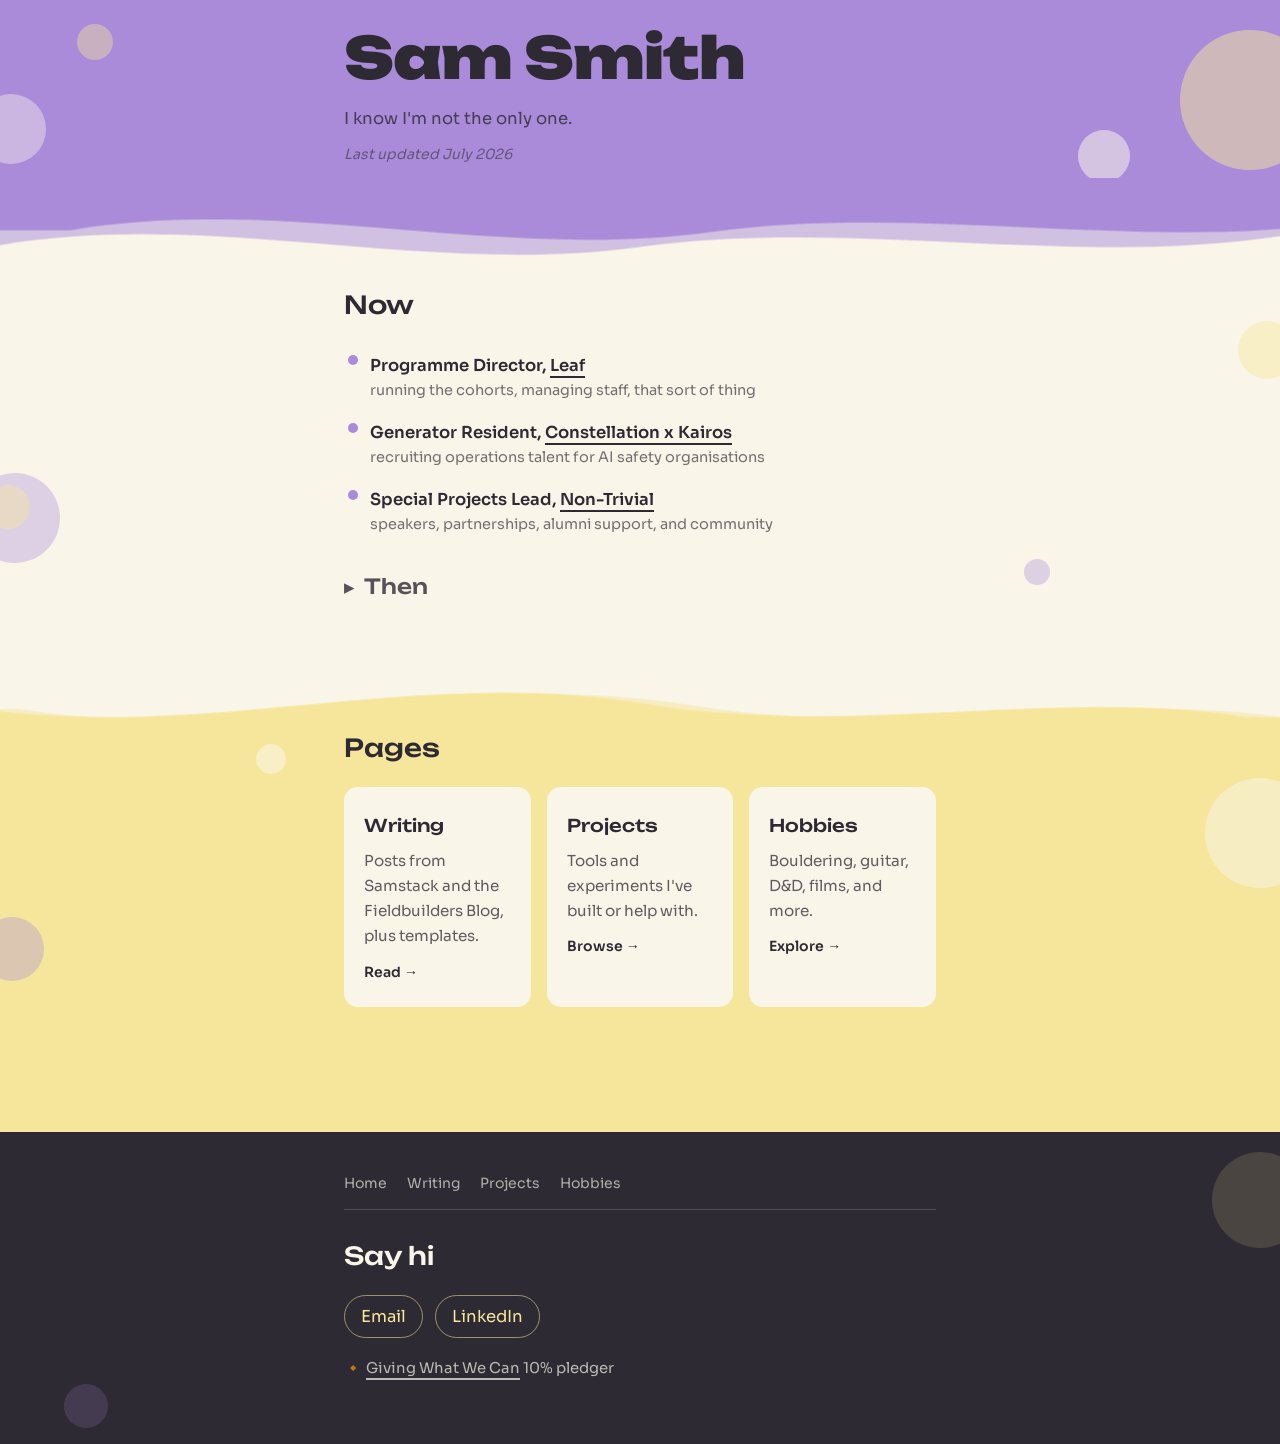
<file: index.html>
<!DOCTYPE html>
<html lang="en">
<head>
<meta charset="UTF-8">
<meta name="viewport" content="width=device-width, initial-scale=1.0">
<title>Sam Smith</title>
<meta name="description" content="Sam Smith: placing the right people to reduce catastrophic risks from AI. Currently at Leaf, Constellation, and Non-Trivial.">
<link rel="icon" href="data:image/svg+xml,<svg xmlns=%22http://www.w3.org/2000/svg%22 viewBox=%220 0 100 100%22><text x=%2250%22 y=%2282%22 text-anchor=%22middle%22 font-size=%2278%22>🤖</text></svg>">
<link rel="preconnect" href="https://fonts.googleapis.com">
<link rel="preconnect" href="https://fonts.gstatic.com" crossorigin>
<link href="https://fonts.googleapis.com/css2?family=Unbounded:wght@500;900&family=Sora:wght@400;600&display=swap" rel="stylesheet">
<link rel="stylesheet" href="css/style.css?v=13">
</head>
<body>

<header>
  <span class="deco" style="width:140px;height:140px;right:-40px;top:30px;background:var(--butter);opacity:0.5;animation-duration:16s"></span>
  <span class="deco" style="width:52px;height:52px;right:150px;top:130px;background:var(--cream);opacity:0.55;animation-duration:11s"></span>
  <span class="deco" style="width:36px;height:36px;left:6%;top:24px;background:var(--butter);opacity:0.4;animation-duration:9s;animation-delay:-3s"></span>
  <span class="deco" style="width:70px;height:70px;left:-24px;bottom:14px;background:var(--cream);opacity:0.4;animation-duration:13s;animation-delay:-7s"></span>
  <div class="inner">
    <h1>Sam Smith</h1>
    <p class="tagline"><a class="stealth" href="https://youtu.be/nCkpzqqog4k" target="_blank" rel="noopener">I know I'm not the only one.</a></p>
    <!-- when the career memo doc is ready: link it from here, e.g. "More in my career memo →" -->
    <p class="updated">Last updated July 2026</p>
  </div>
</header>

<svg class="wave" viewBox="0 0 1440 120" preserveAspectRatio="none" aria-hidden="true">
  <path class="under" d="M-240 70 L0 70 C240 30 480 105 720 72 C960 40 1200 95 1440 60 L1680 60 L1680 260 L-240 260 Z" fill="#faf5e9" fill-opacity="0.5" transform="translate(80 -12)"/>
  <path class="main" d="M-240 70 L0 70 C240 30 480 105 720 72 C960 40 1200 95 1440 60 L1680 60 L1680 260 L-240 260 Z" fill="#faf5e9"/>
</svg>

<div class="band-cream">
  <span class="deco" style="width:90px;height:90px;left:-30px;bottom:40px;background:var(--lavender);opacity:0.35;animation-duration:13s"></span>
  <span class="deco" style="width:58px;height:58px;right:-16px;top:36px;background:var(--butter);opacity:0.45;animation-duration:12s;animation-delay:-5s"></span>
  <span class="deco" style="width:44px;height:44px;left:-14px;top:200px;background:var(--butter);opacity:0.4;animation-duration:12s;animation-delay:-3s"></span>
  <span class="deco" style="width:30px;height:30px;right:-10px;top:320px;background:var(--lavender);opacity:0.35;animation-duration:10s;animation-delay:-5s"></span>
  <span class="deco" style="width:26px;height:26px;right:18%;bottom:18px;background:var(--lavender);opacity:0.35;animation-duration:10s;animation-delay:-2s"></span>
  <section class="inner">
    <h2 class="reveal">Now</h2>
    <ul class="plain">
      <li class="reveal">
        <span class="role">Programme Director, <a href="https://leaf.courses">Leaf</a></span>
        <span class="tag">running the cohorts, managing staff, that sort of thing</span>
      </li>
      <li class="reveal">
        <span class="role">Generator Resident, <a href="https://generatorresidency.org/">Constellation x Kairos</a></span>
        <span class="tag">recruiting operations talent for AI safety organisations</span>
      </li>
      <li class="reveal">
        <span class="role">Special Projects Lead, <a href="https://www.non-trivial.org/">Non-Trivial</a></span>
        <span class="tag">speakers, partnerships, alumni support, and community</span>
      </li>
    </ul>
    <details class="past reveal">
      <summary>Then</summary>
      <span class="deco" style="width:56px;height:56px;right:-30px;top:34%;background:var(--butter);opacity:0.35;animation-duration:15s;animation-delay:-9s"></span>
      <ul class="plain">
        <li>
          <span class="role">BSc Mathematics and Philosophy, <a href="https://www.bristol.ac.uk/">University of Bristol</a></span>
          <span class="tag">2023 to 2026</span>
        </li>
        <li>
          <span class="role">Programme Associate, <a href="https://erafellowship.org/">ERA Cambridge</a></span>
          <span class="tag">2025 to 2026; fellowship applications, speaker lineup, and impact evaluation</span>
        </li>
        <li>
          <span class="role">Led <a href="https://www.bristolsu.org.uk/groups/effective-altruism-bristol">EA Bristol</a></span>
          <span class="tag">the university's effective altruism student group</span>
        </li>
        <li>
          <span class="role">Research Manager, <a href="https://www.non-trivial.org/">Non-Trivial</a></span>
          <span class="tag">2023 to 2026; mentored dozens of fellows and led several winning projects</span>
        </li>
        <li>
          <span class="role">Earlier roles at <a href="https://leaf.courses">Leaf</a></span>
          <span class="tag">2022 to 2026; facilitator, then designing and leading the Dilemmas and Dangers in AI course, then Head of Courses</span>
        </li>
        <li>
          <span class="role">Essay Marker, <a href="https://pivotalcontest.org/">Pivotal Contest</a></span>
          <span class="tag">2023; marked 350 essays on AI, ethics, and policy</span>
        </li>
        <li>
          <span class="role">Tutor, <a href="https://www.oasisacademysouthbank.org/">Oasis Academy South Bank</a></span>
          <span class="tag">2021 to 2023; weekly GCSE maths support</span>
        </li>
        <li>
          <span class="role">Volunteer, <a href="https://mermaidsuk.org.uk/">Mermaids</a></span>
          <span class="tag">part of <a href="https://mermaidsuk.org.uk/young-people/mango/">MANGO</a>, Mermaids' online advocacy network that trains young trans people in activism and advocacy</span>
        </li>
        <li>
          <span class="role">Performer, Tate Modern</span>
          <span class="tag">2017; <a href="https://www.tate.org.uk/whats-on/tate-modern/kaputt">Kaputt: the Academy of Destruction</a></span>
        </li>
      </ul>
    </details>
  </section>
</div>

<svg class="wave" viewBox="0 0 1440 120" preserveAspectRatio="none" aria-hidden="true" style="background:#faf5e9">
  <path class="under" d="M-240 65 L0 65 C260 100 500 25 760 62 C1000 95 1220 45 1440 75 L1680 75 L1680 260 L-240 260 Z" fill="#f6e69c" fill-opacity="0.5" transform="translate(80 -12)"/>
  <path class="main" d="M-240 65 L0 65 C260 100 500 25 760 62 C1000 95 1220 45 1440 75 L1680 75 L1680 260 L-240 260 Z" fill="#f6e69c"/>
</svg>

<div class="band-butter">
  <span class="deco" style="width:110px;height:110px;right:-35px;top:50px;background:var(--cream);opacity:0.5;animation-duration:15s"></span>
  <span class="deco" style="width:64px;height:64px;left:-20px;bottom:26px;background:var(--lavender);opacity:0.35;animation-duration:14s;animation-delay:-6s"></span>
  <span class="deco" style="width:30px;height:30px;left:20%;top:16px;background:var(--cream);opacity:0.55;animation-duration:9s;animation-delay:-4s"></span>
  <section class="inner">
    <h2 class="reveal">Pages</h2>
    <div class="pagecards">
      <a class="pagecard reveal" href="/writing">
        <h3>Writing</h3>
        <p>Posts from Samstack and the Fieldbuilders Blog, plus templates.</p>
        <span class="go">Read →</span>
      </a>
      <a class="pagecard reveal" href="/projects">
        <h3>Projects</h3>
        <p>Tools and experiments I've built or help with.</p>
        <span class="go">Browse →</span>
      </a>
      <a class="pagecard reveal" href="/hobbies">
        <h3>Hobbies</h3>
        <p>Bouldering, guitar, D&amp;D, films, and more.</p>
        <span class="go">Explore →</span>
      </a>
    </div>
  </section>
</div>

<svg class="wave" viewBox="0 0 1440 120" preserveAspectRatio="none" aria-hidden="true" style="background:#f6e69c">
  <path class="under" d="M-240 68 L0 68 C280 100 520 30 780 65 C1040 98 1260 50 1440 78 L1680 78 L1680 260 L-240 260 Z" fill="#2e2a33" fill-opacity="0.5" transform="translate(80 -12)"/>
  <path class="main" d="M-240 68 L0 68 C280 100 520 30 780 65 C1040 98 1260 50 1440 78 L1680 78 L1680 260 L-240 260 Z" fill="#2e2a33"/>
</svg>

<footer id="contact">
  <span class="deco" style="width:96px;height:96px;right:-28px;top:20px;background:var(--butter);opacity:0.14;animation-duration:16s;animation-delay:-8s"></span>
  <span class="deco" style="width:44px;height:44px;left:5%;bottom:16px;background:var(--lavender);opacity:0.18;animation-duration:11s;animation-delay:-5s"></span>
  <div class="inner">
<nav class="nav">
      <a href="/">Home</a>
      <a href="/writing">Writing</a>
      <a href="/projects">Projects</a>
      <a href="/hobbies">Hobbies</a>
    </nav>

    <h2>Say hi</h2>
    <div class="links">
      <button type="button" data-copy="sdms2005@gmail.com">Email</button>
      <a href="https://www.linkedin.com/in/sam-smith%F0%9F%94%B8-617315227/">LinkedIn</a>
    </div>
    <p class="pledge">🔸 <a href="https://www.givingwhatwecan.org/">Giving What We Can</a> 10% pledger</p>
  </div>
</footer>

<script src="js/waves.js?v=12"></script>
</body>
</html>
</file>
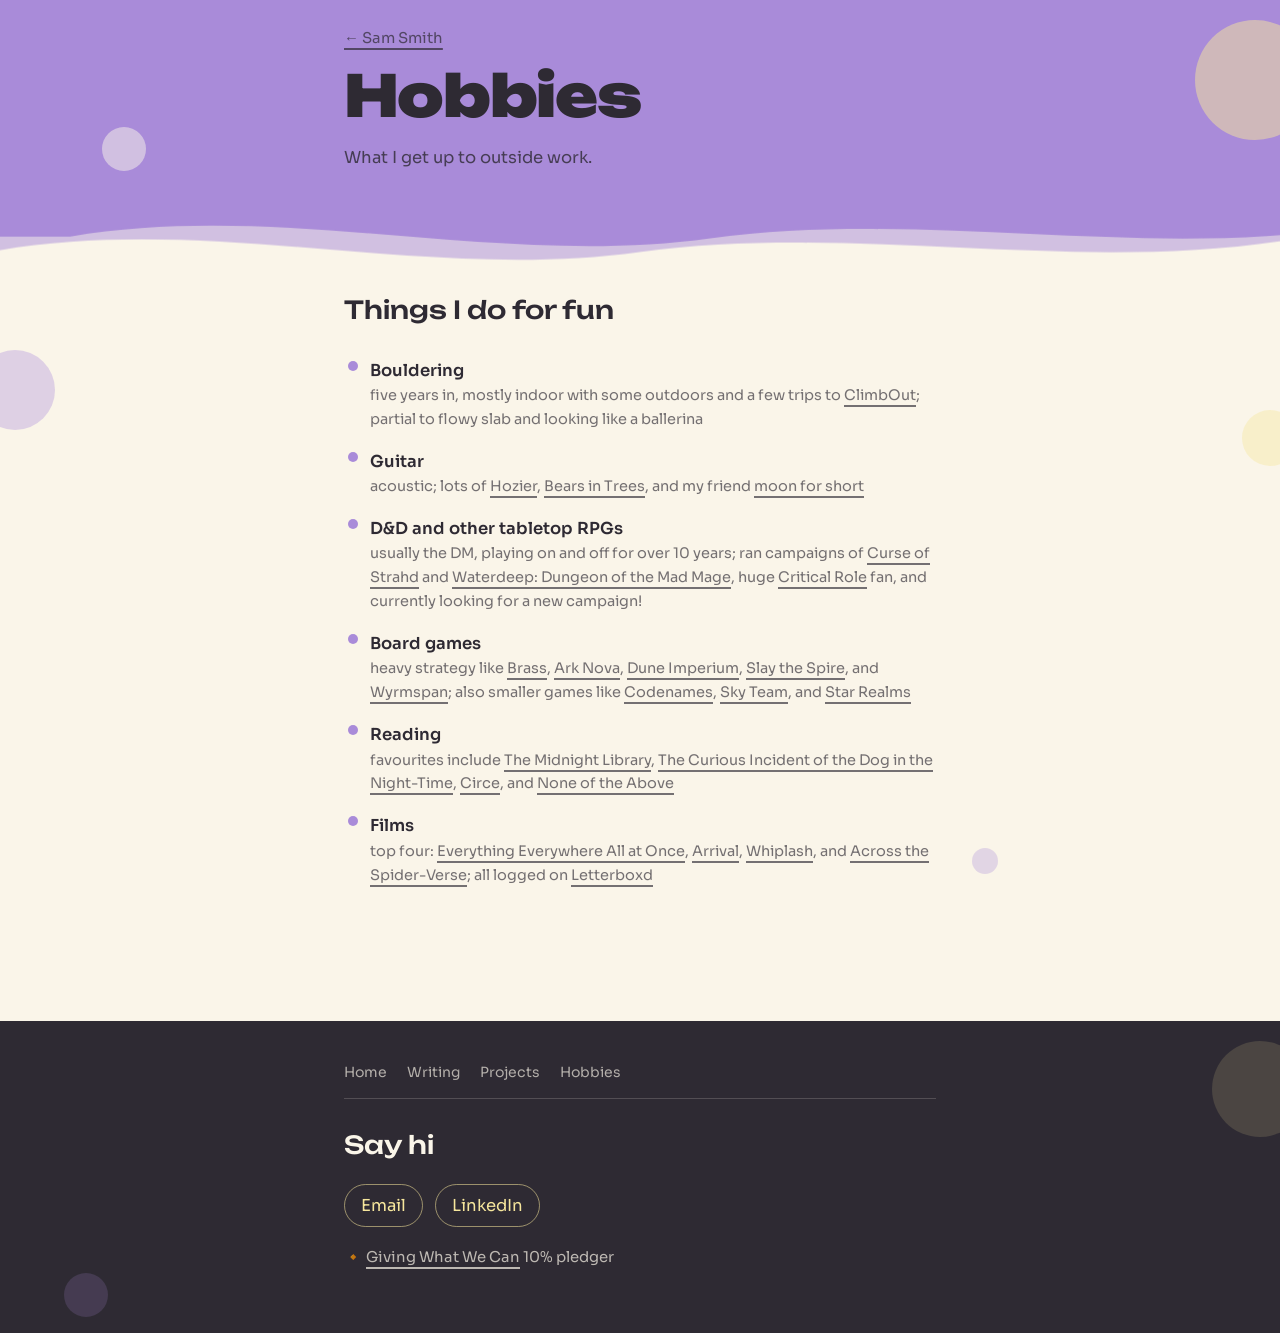
<file: hobbies.html>
<!DOCTYPE html>
<html lang="en">
<head>
<meta charset="UTF-8">
<meta name="viewport" content="width=device-width, initial-scale=1.0">
<title>Hobbies · Sam Smith</title>
<meta name="description" content="What Sam Smith does outside work: bouldering, guitar, D&D, films, and more.">
<link rel="icon" href="data:image/svg+xml,<svg xmlns=%22http://www.w3.org/2000/svg%22 viewBox=%220 0 100 100%22><text x=%2250%22 y=%2282%22 text-anchor=%22middle%22 font-size=%2278%22>🤖</text></svg>">
<link rel="preconnect" href="https://fonts.googleapis.com">
<link rel="preconnect" href="https://fonts.gstatic.com" crossorigin>
<link href="https://fonts.googleapis.com/css2?family=Unbounded:wght@500;900&family=Sora:wght@400;600&display=swap" rel="stylesheet">
<link rel="stylesheet" href="css/style.css?v=13">
</head>
<body>

<header>
  <span class="deco" style="width:120px;height:120px;right:-35px;top:20px;background:var(--butter);opacity:0.5;animation-duration:15s"></span>
  <span class="deco" style="width:44px;height:44px;left:8%;bottom:12px;background:var(--cream);opacity:0.5;animation-duration:10s;animation-delay:-4s"></span>
  <div class="inner">
    <p class="crumb"><a href="/">← Sam Smith</a></p>
    <h1>Hobbies</h1>
    <p class="tagline">What I get up to outside work.</p>
  </div>
</header>

<svg class="wave" viewBox="0 0 1440 120" preserveAspectRatio="none" aria-hidden="true">
  <path class="under" d="M-240 70 L0 70 C240 30 480 105 720 72 C960 40 1200 95 1440 60 L1680 60 L1680 260 L-240 260 Z" fill="#faf5e9" fill-opacity="0.5" transform="translate(80 -12)"/>
  <path class="main" d="M-240 70 L0 70 C240 30 480 105 720 72 C960 40 1200 95 1440 60 L1680 60 L1680 260 L-240 260 Z" fill="#faf5e9"/>
</svg>

<div class="band-cream">
  <span class="deco" style="width:80px;height:80px;left:-25px;top:60px;background:var(--lavender);opacity:0.35;animation-duration:12s"></span>
  <span class="deco" style="width:56px;height:56px;right:-18px;top:120px;background:var(--butter);opacity:0.4;animation-duration:13s;animation-delay:-6s"></span>
  <span class="deco" style="width:26px;height:26px;right:22%;bottom:22px;background:var(--lavender);opacity:0.3;animation-duration:9s;animation-delay:-2s"></span>
  <section class="inner">
    <h2 class="reveal">Things I do for fun</h2>
    <ul class="plain">
      <li class="reveal">
        <span class="role">Bouldering</span>
        <span class="tag">five years in, mostly indoor with some outdoors and a few trips to <a href="https://climbout.org/">ClimbOut</a>; partial to flowy slab and looking like a ballerina</span>
      </li>
      <li class="reveal">
        <span class="role">Guitar</span>
        <span class="tag">acoustic; lots of <a href="https://open.spotify.com/artist/2FXC3k01G6Gw61bmprjgqS">Hozier</a>, <a href="https://open.spotify.com/artist/4dAQ5VFw5nhwA6rTf3ENQ2">Bears in Trees</a>, and my friend <a href="https://open.spotify.com/artist/3Rym1yVWmYxN2aSPY47JDC">moon for short</a></span>
      </li>
      <li class="reveal">
        <span class="role">D&amp;D and other tabletop RPGs</span>
        <span class="tag">usually the DM, playing on and off for over 10 years; ran campaigns of <a href="https://en.wikipedia.org/wiki/Curse_of_Strahd">Curse of Strahd</a> and <a href="https://en.wikipedia.org/wiki/Waterdeep:_Dungeon_of_the_Mad_Mage">Waterdeep: Dungeon of the Mad Mage</a>, huge <a href="https://critrole.com/">Critical Role</a> fan, and currently looking for a new campaign!</span>
      </li>
      <li class="reveal">
        <span class="role">Board games</span>
        <span class="tag">heavy strategy like <a href="https://boardgamegeek.com/boardgame/224517/brass-birmingham">Brass</a>, <a href="https://boardgamegeek.com/boardgame/342942/ark-nova">Ark Nova</a>, <a href="https://boardgamegeek.com/boardgame/316554/dune-imperium">Dune Imperium</a>, <a href="https://boardgamegeek.com/boardgame/338960/slay-the-spire-the-board-game">Slay the Spire</a>, and <a href="https://boardgamegeek.com/boardgame/410201/wyrmspan">Wyrmspan</a>; also smaller games like <a href="https://boardgamegeek.com/boardgame/178900/codenames">Codenames</a>, <a href="https://boardgamegeek.com/boardgame/373106/sky-team">Sky Team</a>, and <a href="https://boardgamegeek.com/boardgame/147020/star-realms">Star Realms</a></span>
      </li>
      <li class="reveal">
        <span class="role">Reading</span>
        <span class="tag">favourites include <a href="https://www.goodreads.com/book/show/52578297-the-midnight-library">The Midnight Library</a>, <a href="https://www.goodreads.com/book/show/1618.The_Curious_Incident_of_the_Dog_in_the_Night_Time">The Curious Incident of the Dog in the Night-Time</a>, <a href="https://www.goodreads.com/book/show/35959740-circe">Circe</a>, and <a href="https://www.goodreads.com/book/show/59788339-none-of-the-above">None of the Above</a></span>
      </li>
      <li class="reveal">
        <span class="role">Films</span>
        <span class="tag">top four: <a href="https://letterboxd.com/film/everything-everywhere-all-at-once/">Everything Everywhere All at Once</a>, <a href="https://letterboxd.com/film/arrival-2016/">Arrival</a>, <a href="https://letterboxd.com/film/whiplash-2014/">Whiplash</a>, and <a href="https://letterboxd.com/film/spider-man-across-the-spider-verse/">Across the Spider-Verse</a>; all logged on <a href="https://letterboxd.com/theironhammer/">Letterboxd</a></span>
      </li>
    </ul>
  </section>
</div>

<svg class="wave" viewBox="0 0 1440 120" preserveAspectRatio="none" aria-hidden="true" style="background:#faf5e9">
  <path class="under" d="M-240 68 L0 68 C280 100 520 30 780 65 C1040 98 1260 50 1440 78 L1680 78 L1680 260 L-240 260 Z" fill="#2e2a33" fill-opacity="0.5" transform="translate(80 -12)"/>
  <path class="main" d="M-240 68 L0 68 C280 100 520 30 780 65 C1040 98 1260 50 1440 78 L1680 78 L1680 260 L-240 260 Z" fill="#2e2a33"/>
</svg>

<footer>
  <span class="deco" style="width:96px;height:96px;right:-28px;top:20px;background:var(--butter);opacity:0.14;animation-duration:16s;animation-delay:-8s"></span>
  <span class="deco" style="width:44px;height:44px;left:5%;bottom:16px;background:var(--lavender);opacity:0.18;animation-duration:11s;animation-delay:-5s"></span>
  <div class="inner">
<nav class="nav">
      <a href="/">Home</a>
      <a href="/writing">Writing</a>
      <a href="/projects">Projects</a>
      <a href="/hobbies">Hobbies</a>
    </nav>

    <h2>Say hi</h2>
    <div class="links">
      <button type="button" data-copy="sdms2005@gmail.com">Email</button>
      <a href="https://www.linkedin.com/in/sam-smith%F0%9F%94%B8-617315227/">LinkedIn</a>
    </div>
    <p class="pledge">🔸 <a href="https://www.givingwhatwecan.org/">Giving What We Can</a> 10% pledger</p>
  </div>
</footer>

<script src="js/waves.js?v=12"></script>
</body>
</html>
</file>
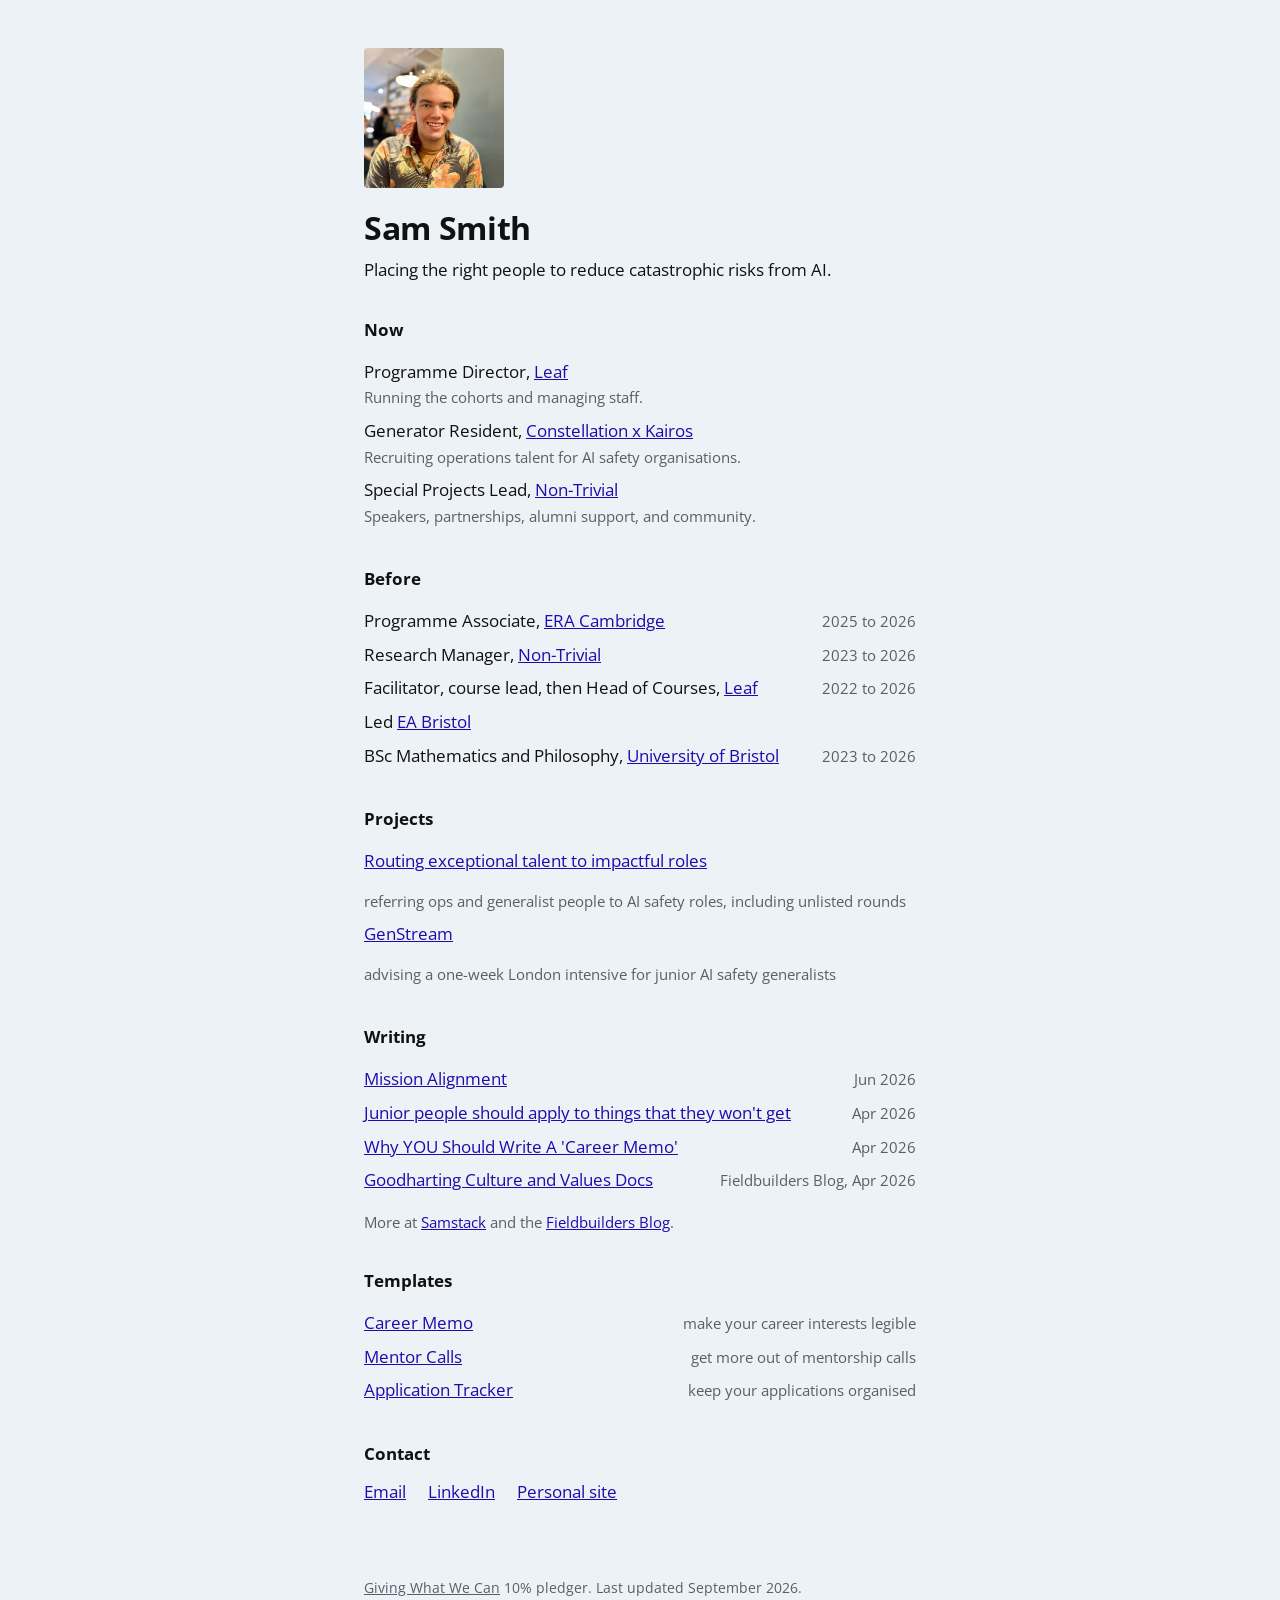
<file: professional.html>
<!DOCTYPE html>
<html lang="en">
<head>
<meta charset="UTF-8">
<meta name="viewport" content="width=device-width, initial-scale=1.0">
<title>Sam Smith</title>
<meta name="description" content="Sam Smith: placing the right people to reduce catastrophic risks from AI. Currently at Leaf, Constellation, and Non-Trivial.">
<link rel="icon" href="data:image/svg+xml,<svg xmlns=%22http://www.w3.org/2000/svg%22 viewBox=%220 0 100 100%22><text x=%2250%22 y=%2282%22 text-anchor=%22middle%22 font-size=%2278%22>🤖</text></svg>">
<link rel="preconnect" href="https://fonts.googleapis.com">
<link rel="preconnect" href="https://fonts.gstatic.com" crossorigin>
<link href="https://fonts.googleapis.com/css2?family=Open+Sans:wght@400;700&display=swap" rel="stylesheet">
<link rel="stylesheet" href="css/professional.css?v=5">
</head>
<body>
<main>

  <img class="photo" src="img/sam.jpg" alt="Sam Smith" width="140" height="140">
  <h1>Sam Smith</h1>
  <p class="lede">Placing the right people to reduce catastrophic risks from AI.</p>

  <h2>Now</h2>
  <ul>
    <li>
      <div class="row"><span>Programme Director, <a href="https://leaf.courses">Leaf</a></span></div>
      <span class="note">Running the cohorts and managing staff.</span>
    </li>
    <li>
      <div class="row"><span>Generator Resident, <a href="https://generatorresidency.org/">Constellation x Kairos</a></span></div>
      <span class="note">Recruiting operations talent for AI safety organisations.</span>
    </li>
    <li>
      <div class="row"><span>Special Projects Lead, <a href="https://www.non-trivial.org/">Non-Trivial</a></span></div>
      <span class="note">Speakers, partnerships, alumni support, and community.</span>
    </li>
  </ul>

  <h2>Before</h2>
  <ul>
    <li><div class="row"><span>Programme Associate, <a href="https://erafellowship.org/">ERA Cambridge</a></span><span class="meta">2025 to 2026</span></div></li>
    <li><div class="row"><span>Research Manager, <a href="https://www.non-trivial.org/">Non-Trivial</a></span><span class="meta">2023 to 2026</span></div></li>
    <li><div class="row"><span>Facilitator, course lead, then Head of Courses, <a href="https://leaf.courses">Leaf</a></span><span class="meta">2022 to 2026</span></div></li>
    <li><div class="row"><span>Led <a href="https://www.bristolsu.org.uk/groups/effective-altruism-bristol">EA Bristol</a></span></div></li>
    <li><div class="row"><span>BSc Mathematics and Philosophy, <a href="https://www.bristol.ac.uk/">University of Bristol</a></span><span class="meta">2023 to 2026</span></div></li>
  </ul>

  <h2>Projects</h2>
  <ul>
    <li><div class="row"><a href="https://docs.google.com/document/d/1aI14JwaeljNyKtW1pGZug6zf_4SIzoNyfXQrGCyuLgo/edit?tab=t.0">Routing exceptional talent to impactful roles</a><span class="meta">referring ops and generalist people to AI safety roles, including unlisted rounds</span></div></li>
    <li><div class="row"><a href="https://genstream.lovable.app/genstream/index.html">GenStream</a><span class="meta">advising a one-week London intensive for junior AI safety generalists</span></div></li>
  </ul>

  <h2>Writing</h2>
  <ul>
    <li><div class="row"><a href="https://sdms2005.substack.com/p/mission-alignment">Mission Alignment</a><span class="meta">Jun 2026</span></div></li>
    <li><div class="row"><a href="https://sdms2005.substack.com/p/junior-people-should-apply-to-things">Junior people should apply to things that they won't get</a><span class="meta">Apr 2026</span></div></li>
    <li><div class="row"><a href="https://sdms2005.substack.com/p/why-you-should-write-a-career-memo">Why YOU Should Write A 'Career Memo'</a><span class="meta">Apr 2026</span></div></li>
    <li><div class="row"><a href="https://fieldbuilders.substack.com/p/goodharting-culture-and-values-docs">Goodharting Culture and Values Docs</a><span class="meta">Fieldbuilders Blog, Apr 2026</span></div></li>
  </ul>
  <p class="meta">More at <a href="https://sdms2005.substack.com/">Samstack</a> and the <a href="https://fieldbuilders.substack.com/">Fieldbuilders Blog</a>.</p>

  <h2>Templates</h2>
  <ul>
    <li><div class="row"><a href="https://docs.google.com/document/d/1Zbkgr4hvrXQ8lJthuhCdBlMEi1sxY9-Zh2nKa_nHAZM/edit?tab=t.0#heading=h.4hcg30enz4t4">Career Memo</a><span class="meta">make your career interests legible</span></div></li>
    <li><div class="row"><a href="https://docs.google.com/document/d/1rJuZS1gad43MDaMFfCtNZp3_3vXuUNyrkkpvVatE1ug/edit?tab=t.0">Mentor Calls</a><span class="meta">get more out of mentorship calls</span></div></li>
    <li><div class="row"><a href="https://docs.google.com/spreadsheets/d/1wUG-iPg9QiyaUFJJUKKsWpMhAuP5Q2eBQ8q2nKWaqAE/edit?gid=0#gid=0">Application Tracker</a><span class="meta">keep your applications organised</span></div></li>
  </ul>

  <h2>Contact</h2>
  <div class="links">
    <button type="button" class="copy" data-copy="sdms2005@gmail.com">Email</button>
    <a href="https://www.linkedin.com/in/sam-smith%F0%9F%94%B8-617315227/">LinkedIn</a>
    <a href="/personal">Personal site</a>
  </div>

  <footer>
    <a href="https://www.givingwhatwecan.org/">Giving What We Can</a> 10% pledger. Last updated September 2026.
  </footer>

</main>
<script>
document.querySelectorAll('button.copy').forEach(function (b) {
  b.addEventListener('click', function () {
    var v = b.dataset.copy, t = b.textContent;
    navigator.clipboard.writeText(v).then(function () {
      b.textContent = 'Copied ' + v;
      setTimeout(function () { b.textContent = t; }, 1800);
    });
  });
});
</script>
</body>
</html>
</file>
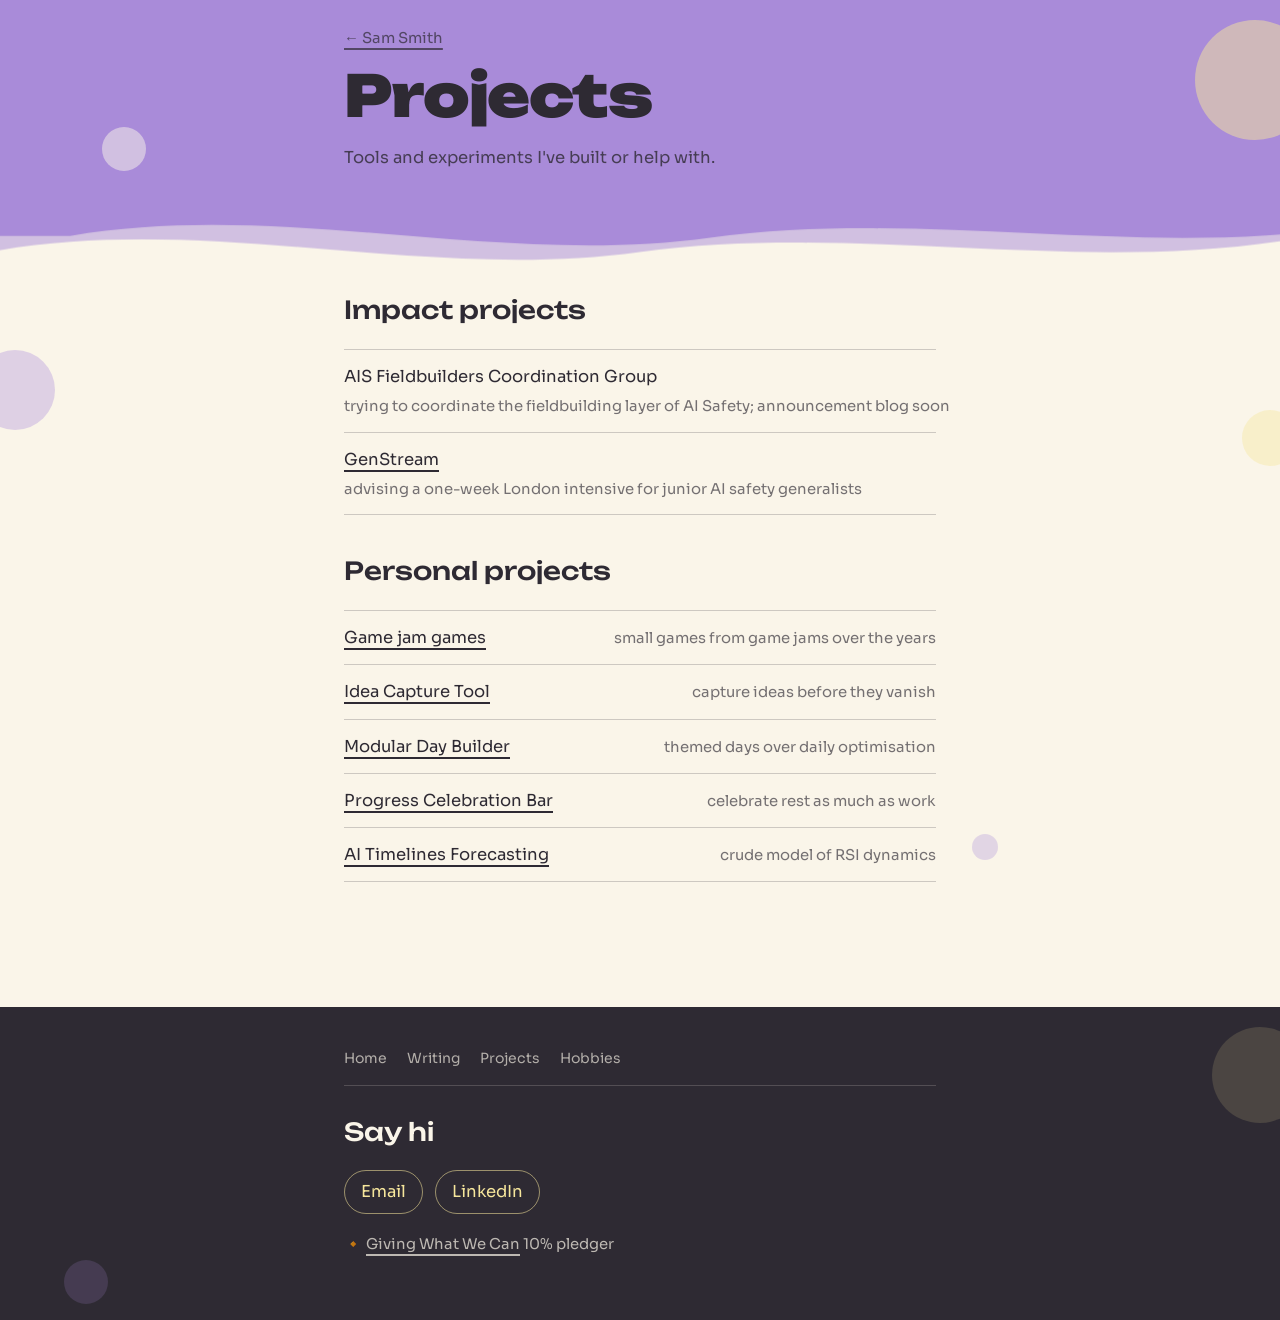
<file: projects.html>
<!DOCTYPE html>
<html lang="en">
<head>
<meta charset="UTF-8">
<meta name="viewport" content="width=device-width, initial-scale=1.0">
<title>Projects · Sam Smith</title>
<meta name="description" content="Projects by Sam Smith: tools and experiments.">
<link rel="icon" href="data:image/svg+xml,<svg xmlns=%22http://www.w3.org/2000/svg%22 viewBox=%220 0 100 100%22><text x=%2250%22 y=%2282%22 text-anchor=%22middle%22 font-size=%2278%22>🤖</text></svg>">
<link rel="preconnect" href="https://fonts.googleapis.com">
<link rel="preconnect" href="https://fonts.gstatic.com" crossorigin>
<link href="https://fonts.googleapis.com/css2?family=Unbounded:wght@500;900&family=Sora:wght@400;600&display=swap" rel="stylesheet">
<link rel="stylesheet" href="css/style.css?v=13">
</head>
<body>

<header>
  <span class="deco" style="width:120px;height:120px;right:-35px;top:20px;background:var(--butter);opacity:0.5;animation-duration:15s"></span>
  <span class="deco" style="width:44px;height:44px;left:8%;bottom:12px;background:var(--cream);opacity:0.5;animation-duration:10s;animation-delay:-4s"></span>
  <div class="inner">
    <p class="crumb"><a href="/">← Sam Smith</a></p>
    <h1>Projects</h1>
    <p class="tagline">Tools and experiments I've built or help with.</p>
  </div>
</header>

<svg class="wave" viewBox="0 0 1440 120" preserveAspectRatio="none" aria-hidden="true">
  <path class="under" d="M-240 70 L0 70 C240 30 480 105 720 72 C960 40 1200 95 1440 60 L1680 60 L1680 260 L-240 260 Z" fill="#faf5e9" fill-opacity="0.5" transform="translate(80 -12)"/>
  <path class="main" d="M-240 70 L0 70 C240 30 480 105 720 72 C960 40 1200 95 1440 60 L1680 60 L1680 260 L-240 260 Z" fill="#faf5e9"/>
</svg>

<div class="band-cream">
  <span class="deco" style="width:80px;height:80px;left:-25px;top:60px;background:var(--lavender);opacity:0.35;animation-duration:12s"></span>
  <span class="deco" style="width:56px;height:56px;right:-18px;top:120px;background:var(--butter);opacity:0.4;animation-duration:13s;animation-delay:-6s"></span>
  <span class="deco" style="width:26px;height:26px;right:22%;bottom:22px;background:var(--lavender);opacity:0.3;animation-duration:9s;animation-delay:-2s"></span>
  <section class="inner">
    <h2 class="reveal">Impact projects</h2>
    <ul class="rows">
      <li class="reveal"><span class="grow">AIS Fieldbuilders Coordination Group</span><span class="meta">trying to coordinate the fieldbuilding layer of AI Safety; announcement blog soon</span></li>
      <li class="reveal"><span class="grow"><a href="https://genstream.lovable.app/genstream/index.html">GenStream</a></span><span class="meta">advising a one-week London intensive for junior AI safety generalists</span></li>
    </ul>
    <h2 class="reveal" style="margin-top:36px;">Personal projects</h2>
    <ul class="rows">
      <li class="reveal"><span class="grow"><a href="https://crazymage-01.itch.io/">Game jam games</a></span><span class="meta">small games from game jams over the years</span></li>
      <li class="reveal"><span class="grow"><a href="https://crazymage01.github.io/idea-capture-tool/">Idea Capture Tool</a></span><span class="meta">capture ideas before they vanish</span></li>
      <li class="reveal"><span class="grow"><a href="https://claude.ai/public/artifacts/9ea200ee-2138-4e7d-a1fe-645bb594f4d4">Modular Day Builder</a></span><span class="meta">themed days over daily optimisation</span></li>
      <li class="reveal"><span class="grow"><a href="https://claude.ai/public/artifacts/c858ae9f-5a8b-48ce-ac47-2e0c5bbad503">Progress Celebration Bar</a></span><span class="meta">celebrate rest as much as work</span></li>
      <li class="reveal"><span class="grow"><a href="https://claude.ai/public/artifacts/b217cfcf-6dcb-4457-935c-e5fdc7359714">AI Timelines Forecasting</a></span><span class="meta">crude model of RSI dynamics</span></li>
    </ul>
  </section>
</div>

<svg class="wave" viewBox="0 0 1440 120" preserveAspectRatio="none" aria-hidden="true" style="background:#faf5e9">
  <path class="under" d="M-240 68 L0 68 C280 100 520 30 780 65 C1040 98 1260 50 1440 78 L1680 78 L1680 260 L-240 260 Z" fill="#2e2a33" fill-opacity="0.5" transform="translate(80 -12)"/>
  <path class="main" d="M-240 68 L0 68 C280 100 520 30 780 65 C1040 98 1260 50 1440 78 L1680 78 L1680 260 L-240 260 Z" fill="#2e2a33"/>
</svg>

<footer>
  <span class="deco" style="width:96px;height:96px;right:-28px;top:20px;background:var(--butter);opacity:0.14;animation-duration:16s;animation-delay:-8s"></span>
  <span class="deco" style="width:44px;height:44px;left:5%;bottom:16px;background:var(--lavender);opacity:0.18;animation-duration:11s;animation-delay:-5s"></span>
  <div class="inner">
<nav class="nav">
      <a href="/">Home</a>
      <a href="/writing">Writing</a>
      <a href="/projects">Projects</a>
      <a href="/hobbies">Hobbies</a>
    </nav>

    <h2>Say hi</h2>
    <div class="links">
      <button type="button" data-copy="sdms2005@gmail.com">Email</button>
      <a href="https://www.linkedin.com/in/sam-smith%F0%9F%94%B8-617315227/">LinkedIn</a>
    </div>
    <p class="pledge">🔸 <a href="https://www.givingwhatwecan.org/">Giving What We Can</a> 10% pledger</p>
  </div>
</footer>

<script src="js/waves.js?v=12"></script>
</body>
</html>
</file>
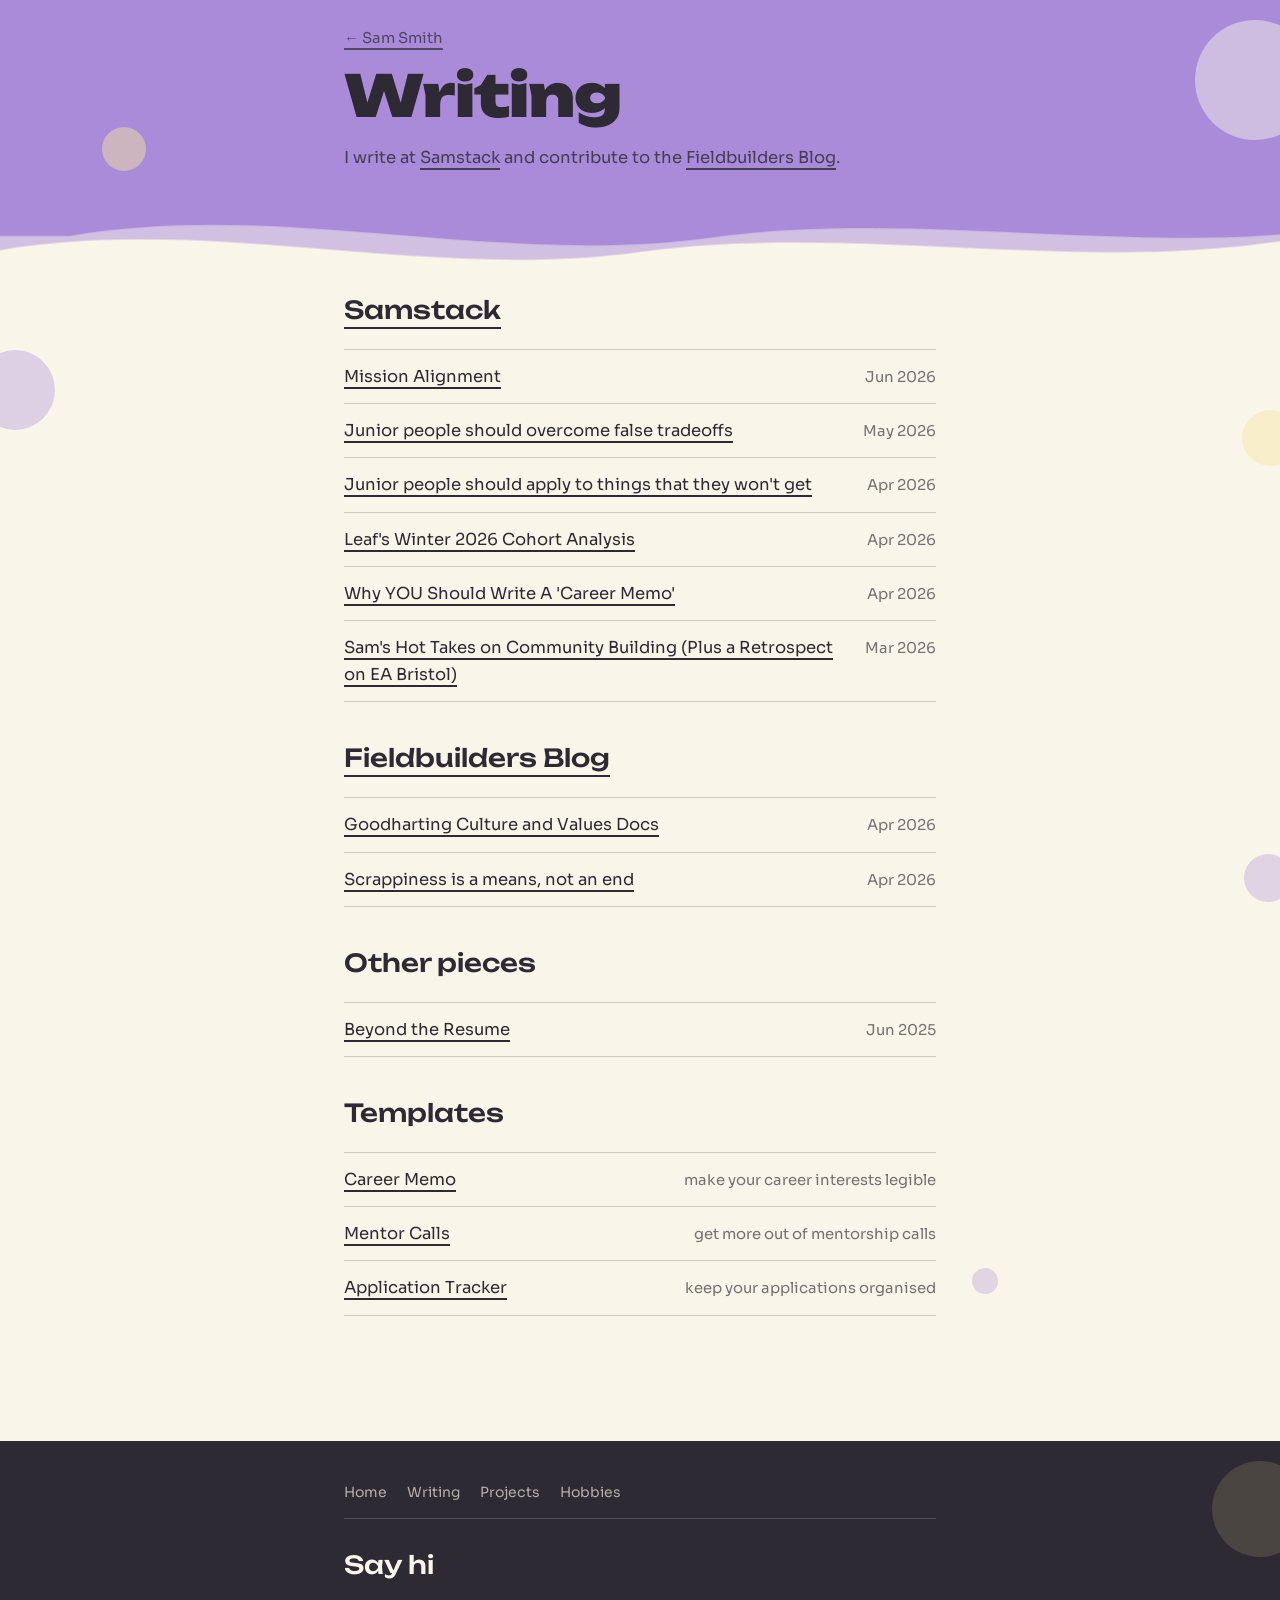
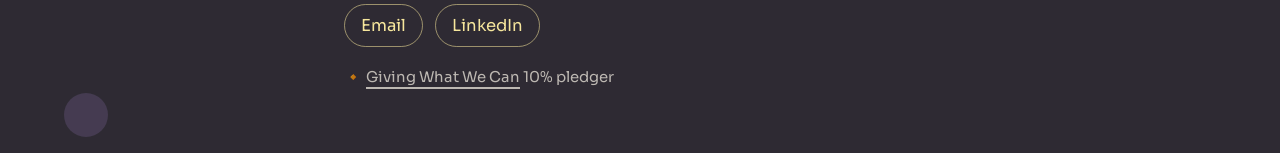
<file: writing.html>
<!DOCTYPE html>
<html lang="en">
<head>
<meta charset="UTF-8">
<meta name="viewport" content="width=device-width, initial-scale=1.0">
<title>Writing · Sam Smith</title>
<meta name="description" content="Writing by Sam Smith: Samstack, the Fieldbuilders Blog, and templates.">
<link rel="icon" href="data:image/svg+xml,<svg xmlns=%22http://www.w3.org/2000/svg%22 viewBox=%220 0 100 100%22><text x=%2250%22 y=%2282%22 text-anchor=%22middle%22 font-size=%2278%22>🤖</text></svg>">
<link rel="preconnect" href="https://fonts.googleapis.com">
<link rel="preconnect" href="https://fonts.gstatic.com" crossorigin>
<link href="https://fonts.googleapis.com/css2?family=Unbounded:wght@500;900&family=Sora:wght@400;600&display=swap" rel="stylesheet">
<link rel="stylesheet" href="css/style.css?v=13">
</head>
<body>

<header>
  <span class="deco" style="width:120px;height:120px;right:-35px;top:20px;background:var(--cream);opacity:0.45;animation-duration:15s"></span>
  <span class="deco" style="width:44px;height:44px;left:8%;bottom:12px;background:var(--butter);opacity:0.45;animation-duration:10s;animation-delay:-4s"></span>
  <div class="inner">
    <p class="crumb"><a href="/">← Sam Smith</a></p>
    <h1>Writing</h1>
    <p class="tagline">I write at <a href="https://sdms2005.substack.com/">Samstack</a> and contribute to the <a href="https://fieldbuilders.substack.com/">Fieldbuilders Blog</a>.</p>
  </div>
</header>

<svg class="wave" viewBox="0 0 1440 120" preserveAspectRatio="none" aria-hidden="true">
  <path class="under" d="M-240 70 L0 70 C240 30 480 105 720 72 C960 40 1200 95 1440 60 L1680 60 L1680 260 L-240 260 Z" fill="#faf5e9" fill-opacity="0.5" transform="translate(80 -12)"/>
  <path class="main" d="M-240 70 L0 70 C240 30 480 105 720 72 C960 40 1200 95 1440 60 L1680 60 L1680 260 L-240 260 Z" fill="#faf5e9"/>
</svg>

<div class="band-cream">
  <span class="deco" style="width:80px;height:80px;left:-25px;top:60px;background:var(--lavender);opacity:0.35;animation-duration:12s"></span>
  <span class="deco" style="width:56px;height:56px;right:-18px;top:120px;background:var(--butter);opacity:0.4;animation-duration:13s;animation-delay:-6s"></span>
  <span class="deco" style="width:26px;height:26px;right:22%;bottom:22px;background:var(--lavender);opacity:0.3;animation-duration:9s;animation-delay:-2s"></span>
  <span class="deco" style="width:48px;height:48px;right:-12px;top:55%;background:var(--lavender);opacity:0.32;animation-duration:14s;animation-delay:-7s"></span>
  <section class="inner">
    <h2 class="reveal"><a href="https://sdms2005.substack.com/">Samstack</a></h2>
    <ul class="rows">
      <li class="reveal"><span class="grow"><a href="https://sdms2005.substack.com/p/mission-alignment">Mission Alignment</a></span><span class="meta">Jun 2026</span></li>
      <li class="reveal"><span class="grow"><a href="https://sdms2005.substack.com/p/impact-and-false-dichotomies">Junior people should overcome false tradeoffs</a></span><span class="meta">May 2026</span></li>
      <li class="reveal"><span class="grow"><a href="https://sdms2005.substack.com/p/junior-people-should-apply-to-things">Junior people should apply to things that they won't get</a></span><span class="meta">Apr 2026</span></li>
      <li class="reveal"><span class="grow"><a href="https://sdms2005.substack.com/p/leafs-winter-2026-cohort-analysis">Leaf's Winter 2026 Cohort Analysis</a></span><span class="meta">Apr 2026</span></li>
      <li class="reveal"><span class="grow"><a href="https://sdms2005.substack.com/p/why-you-should-write-a-career-memo">Why YOU Should Write A 'Career Memo'</a></span><span class="meta">Apr 2026</span></li>
      <li class="reveal"><span class="grow"><a href="https://sdms2005.substack.com/p/sams-hot-takes-on-community-building">Sam's Hot Takes on Community Building (Plus a Retrospect on EA Bristol)</a></span><span class="meta">Mar 2026</span></li>
    </ul>
    <h2 class="reveal" style="margin-top:36px;"><a href="https://fieldbuilders.substack.com/">Fieldbuilders Blog</a></h2>
    <ul class="rows">
      <li class="reveal"><span class="grow"><a href="https://fieldbuilders.substack.com/p/goodharting-culture-and-values-docs">Goodharting Culture and Values Docs</a></span><span class="meta">Apr 2026</span></li>
      <li class="reveal"><span class="grow"><a href="https://fieldbuilders.substack.com/p/scrappiness-is-a-means-not-an-end">Scrappiness is a means, not an end</a></span><span class="meta">Apr 2026</span></li>
    </ul>
    <h2 class="reveal" style="margin-top:36px;">Other pieces</h2>
    <ul class="rows">
      <li class="reveal"><span class="grow"><a href="https://docs.google.com/document/d/1PQtZUdHheRI2ToK2wO-T0kseoH8MrLVArxvrcnifDT0/edit?tab=t.0#heading=h.7grltst8ucg2">Beyond the Resume</a></span><span class="meta">Jun 2025</span></li>
    </ul>
    <h2 class="reveal" style="margin-top:36px;">Templates</h2>
    <ul class="rows">
      <li class="reveal"><span class="grow"><a href="https://docs.google.com/document/d/1Zbkgr4hvrXQ8lJthuhCdBlMEi1sxY9-Zh2nKa_nHAZM/edit?tab=t.0#heading=h.4hcg30enz4t4">Career Memo</a></span><span class="meta">make your career interests legible</span></li>
      <li class="reveal"><span class="grow"><a href="https://docs.google.com/document/d/1rJuZS1gad43MDaMFfCtNZp3_3vXuUNyrkkpvVatE1ug/edit?tab=t.0">Mentor Calls</a></span><span class="meta">get more out of mentorship calls</span></li>
      <li class="reveal"><span class="grow"><a href="https://docs.google.com/spreadsheets/d/1wUG-iPg9QiyaUFJJUKKsWpMhAuP5Q2eBQ8q2nKWaqAE/edit?gid=0#gid=0">Application Tracker</a></span><span class="meta">keep your applications organised</span></li>
    </ul>
  </section>
</div>

<svg class="wave" viewBox="0 0 1440 120" preserveAspectRatio="none" aria-hidden="true" style="background:#faf5e9">
  <path class="under" d="M-240 68 L0 68 C280 100 520 30 780 65 C1040 98 1260 50 1440 78 L1680 78 L1680 260 L-240 260 Z" fill="#2e2a33" fill-opacity="0.5" transform="translate(80 -12)"/>
  <path class="main" d="M-240 68 L0 68 C280 100 520 30 780 65 C1040 98 1260 50 1440 78 L1680 78 L1680 260 L-240 260 Z" fill="#2e2a33"/>
</svg>

<footer>
  <span class="deco" style="width:96px;height:96px;right:-28px;top:20px;background:var(--butter);opacity:0.14;animation-duration:16s;animation-delay:-8s"></span>
  <span class="deco" style="width:44px;height:44px;left:5%;bottom:16px;background:var(--lavender);opacity:0.18;animation-duration:11s;animation-delay:-5s"></span>
  <div class="inner">
<nav class="nav">
      <a href="/">Home</a>
      <a href="/writing">Writing</a>
      <a href="/projects">Projects</a>
      <a href="/hobbies">Hobbies</a>
    </nav>

    <h2>Say hi</h2>
    <div class="links">
      <button type="button" data-copy="sdms2005@gmail.com">Email</button>
      <a href="https://www.linkedin.com/in/sam-smith%F0%9F%94%B8-617315227/">LinkedIn</a>
    </div>
    <p class="pledge">🔸 <a href="https://www.givingwhatwecan.org/">Giving What We Can</a> 10% pledger</p>
  </div>
</footer>

<script src="js/waves.js?v=12"></script>
</body>
</html>
</file>
<file: css/style.css>
:root {
  --lavender: #a98bd9;
  --cream: #faf5e9;
  --butter: #f6e69c;
  --charcoal: #2e2a33;
  --heading-font: 'Unbounded', sans-serif;
  --body-font: 'Sora', sans-serif;
  --h1-weight: 900;
  --h2-weight: 500;
  --max: 640px;
}

* { margin: 0; padding: 0; box-sizing: border-box; }

/* nothing may ever cause sideways scroll */
html, body { overflow-x: hidden; overflow-x: clip; }

body {
  background: var(--lavender);
  color: var(--charcoal);
  font-family: var(--body-font);
  font-size: 16.5px;
  line-height: 1.65;
  -webkit-font-smoothing: antialiased;
}

.inner { max-width: var(--max); margin: 0 auto; padding: 0 24px; position: relative; z-index: 1; }

/* Hero / page headers */
header { padding: 26px 0 12px; position: relative; overflow: hidden; }
h1 {
  font-family: var(--heading-font);
  font-weight: var(--h1-weight, 900);
  font-size: clamp(2.2rem, 7.5vw, 3.6rem);
  line-height: 1.1;
  letter-spacing: -0.02em;
}
.tagline { margin-top: 16px; opacity: 0.8; max-width: 44ch; }
.crumb { margin-bottom: 14px; font-size: 0.9em; }
.crumb a { opacity: 0.7; }

/* Wave dividers */
.wave { display: block; width: 100%; height: 14vh; margin-bottom: -1px; }
/* first divider is shorter: it's mostly risen on load, keeping the header tight */
.wave:first-of-type { height: 12vh; }
.wave path { will-change: transform; }
@media (max-width: 480px) { .wave { height: 12vh; } .wave:first-of-type { height: 10vh; } }

/* Bands */
.band-cream  { background: var(--cream); }
.band-butter { background: var(--butter); }
.band-cream, .band-butter { position: relative; overflow: hidden; }
/* note: sections carry no vertical padding (.inner wins specificity);
   band breathing room comes from the wave svgs above/below them */
section { position: relative; }

h2 {
  font-family: var(--heading-font);
  font-weight: var(--h2-weight, 500);
  font-size: 1.55rem;
  margin-bottom: 18px;
}

p + p { margin-top: 1em; }

/* skip-ink:none + generous offset keep the hover squiggle continuous,
   clearing descenders (g, y, p) instead of being broken by them */
a {
  color: inherit;
  text-decoration-thickness: 1.5px;
  text-underline-offset: 0.32em;
  text-decoration-skip-ink: none;
}
a:hover { text-decoration-style: wavy; }

/* easter-egg links: indistinguishable from plain text, pointer cursor is the only tell */
a.stealth, a.stealth:hover { text-decoration: none; }

/* Bullet lists */
ul.plain { list-style: none; }
ul.plain li { padding: 8px 0 8px 26px; position: relative; }
ul.plain .role { font-weight: 600; }
ul.plain .tag { display: block; font-size: 0.88em; opacity: 0.65; }
ul.plain li::before {
  content: "";
  position: absolute;
  left: 4px; top: 0.72em;
  width: 10px; height: 10px;
  border-radius: 50%;
  background: var(--lavender);
}
.band-butter ul.plain li::before { background: var(--cream); }

/* Row lists (projects, writing) */
ul.rows { list-style: none; }
ul.rows li {
  padding: 13px 0;
  border-bottom: 1.5px solid color-mix(in srgb, var(--charcoal) 22%, transparent);
  display: flex;
  flex-wrap: wrap;
  gap: 4px 12px;
  align-items: baseline;
}
ul.rows li:first-child { border-top: 1.5px solid color-mix(in srgb, var(--charcoal) 22%, transparent); }
ul.rows .grow { flex: 1; min-width: 180px; }
ul.rows .meta { opacity: 0.65; font-size: 0.9em; white-space: nowrap; }

.pill {
  font-size: 0.72em;
  font-weight: 600;
  padding: 2px 10px;
  border-radius: 999px;
  background: var(--lavender);
  white-space: nowrap;
}
.band-butter .pill { background: var(--cream); }

.updated { margin-top: 18px; opacity: 0.55; font-size: 0.85em; font-style: italic; }
header .updated { margin-top: 10px; }

/* Collapsible Past section under Now */
.past { margin-top: 24px; }
.past summary {
  cursor: pointer;
  font-family: var(--heading-font);
  font-weight: var(--h2-weight, 500);
  font-size: 1.3rem;
  opacity: 0.8;
  width: fit-content;
  list-style: none;
}
.past summary::-webkit-details-marker { display: none; }
.past summary::before {
  content: '▸';
  display: inline-block;
  margin-right: 9px;
  transition: transform 0.2s ease;
}
.past[open] summary::before { transform: rotate(90deg); }
.past summary:hover { opacity: 1; }
.past[open] summary { margin-bottom: 8px; }
.past ul.plain { font-size: 0.95em; }
/* bubbles that only appear with the expanded Then list, behind its text */
.past { position: relative; }
.past .deco { z-index: -1; }

/* Page cards (home → subpages) */
.pagecards { display: grid; grid-template-columns: repeat(3, 1fr); gap: 16px; }
@media (max-width: 560px) { .pagecards { grid-template-columns: 1fr; } }
.pagecard {
  display: block;
  background: var(--cream);
  border-radius: 14px;
  padding: 24px 20px 22px;
  text-decoration: none;
  transition: transform 0.25s ease, box-shadow 0.25s ease;
}
.pagecard h3 { font-family: var(--heading-font); font-weight: 500; font-size: 1.1rem; margin-bottom: 8px; }
.pagecard p { font-size: 0.92em; opacity: 0.75; }
.pagecard .go { display: inline-block; margin-top: 12px; font-size: 0.85em; font-weight: 600; transition: transform 0.25s ease; }
.pagecard:hover { transform: translateY(-4px) rotate(-0.6deg); box-shadow: 0 10px 24px color-mix(in srgb, var(--charcoal) 18%, transparent); }
.pagecard:hover .go { transform: translateX(4px); }

/* Footer / contact */
footer { background: var(--charcoal); color: var(--cream); padding: 40px 0 64px; position: relative; overflow: hidden; }
footer h2 { color: var(--cream); }
footer .links { display: flex; gap: 12px; flex-wrap: wrap; margin: 6px 0 18px; }
footer .links a,
footer .links button {
  color: var(--butter);
  border: 1.5px solid color-mix(in srgb, var(--butter) 55%, transparent);
  border-radius: 999px;
  padding: 7px 16px;
  text-decoration: none;
  background: none;
  font: inherit;
  cursor: pointer;
  transition: transform 0.2s ease, background 0.2s ease, color 0.2s ease;
}
footer .links a:hover,
footer .links button:hover { background: var(--butter); color: var(--charcoal); transform: translateY(-2px); }
footer .pledge { opacity: 0.7; font-size: 0.9em; }

/* Quiet nav row at the top of the footer, visually distinct from the contact pills */
footer .nav {
  display: flex;
  gap: 20px;
  flex-wrap: wrap;
  margin-bottom: 26px;
  padding-bottom: 14px;
  border-bottom: 1px solid color-mix(in srgb, var(--cream) 18%, transparent);
}
footer .nav a {
  color: var(--cream);
  opacity: 0.65;
  font-size: 0.85em;
  text-decoration: none;
}
footer .nav a:hover { opacity: 1; text-decoration: underline wavy; text-underline-offset: 0.32em; }

/* Floating decorations */
.deco {
  position: absolute;
  border-radius: 50%;
  pointer-events: none;
  z-index: 0;
  animation: floaty 14s ease-in-out infinite alternate;
}
@keyframes floaty {
  from { transform: translate(0, 0); }
  to   { transform: translate(14px, 22px); }
}

/* Scroll reveal (only when JS is running) */
html.js .reveal { opacity: 0; transform: translateY(18px); transition: opacity 0.6s ease, transform 0.6s ease; }
html.js .reveal.visible { opacity: 1; transform: none; }

@media (prefers-reduced-motion: reduce) {
  .deco { animation: none; }
  html.js .reveal { opacity: 1; transform: none; transition: none; }
}

/* On small screens: fewer, fainter bubbles, and let row descriptions wrap */
@media (max-width: 600px) {
  span.deco:nth-of-type(n+3) { display: none; }
  .deco { opacity: 0.22 !important; }
  ul.rows .meta { white-space: normal; }
}
</file>
<file: css/professional.css>
/* Professional home: plain single column, Open Sans, pale sky ground. */
:root {
  --bg: #edf2f7;
  --ink: #111111;
  --muted: #55606b;
  --link: #1a0dab;
  --max: 600px;
  --body-font: 'Open Sans', Helvetica, Arial, sans-serif;
}

* { margin: 0; padding: 0; box-sizing: border-box; }

html, body { overflow-x: hidden; }

body {
  background: var(--bg);
  color: var(--ink);
  font-family: var(--body-font);
  font-size: 16.5px;
  line-height: 1.55;
  -webkit-font-smoothing: antialiased;
}

main { max-width: var(--max); margin: 0 auto; padding: 48px 24px 72px; }

a { color: var(--link); text-decoration: underline; }
a:hover { color: #000; }

.photo { width: 140px; height: 140px; border-radius: 4px; object-fit: cover; object-position: 50% 30%; display: block; margin-bottom: 22px; }
h1 { font-size: 2rem; font-weight: 700; letter-spacing: -0.01em; line-height: 1.15; }
.lede { margin-top: 10px; font-size: 1.05rem; max-width: 48ch; }

h2 { margin-top: 34px; font-size: 1.05rem; font-weight: 700; }

p { margin-top: 14px; }

ul { list-style: none; margin-top: 12px; }
li { padding: 4px 0; }
.row { display: flex; gap: 16px; justify-content: space-between; align-items: baseline; flex-wrap: wrap; }
.meta { color: var(--muted); font-size: 0.95rem; }
.note { display: block; color: var(--muted); font-size: 0.95rem; margin-top: 2px; }

.links { display: flex; flex-wrap: wrap; gap: 8px 22px; margin-top: 12px; }
button.copy { font: inherit; color: var(--link); background: none; border: 0; padding: 0; cursor: pointer; text-decoration: underline; }
button.copy:hover { color: #000; }
button.copy:focus-visible, a:focus-visible { outline: 2px solid var(--link); outline-offset: 2px; }

footer { margin-top: 56px; padding-top: 16px; color: var(--muted); font-size: 0.9rem; }
footer a { color: var(--muted); }

@media (max-width: 480px) {
  main { padding: 36px 20px 56px; }
  h1 { font-size: 1.7rem; }
  .photo { width: 112px; height: 112px; }
  .row { flex-direction: column; gap: 2px; }
}
</file>
